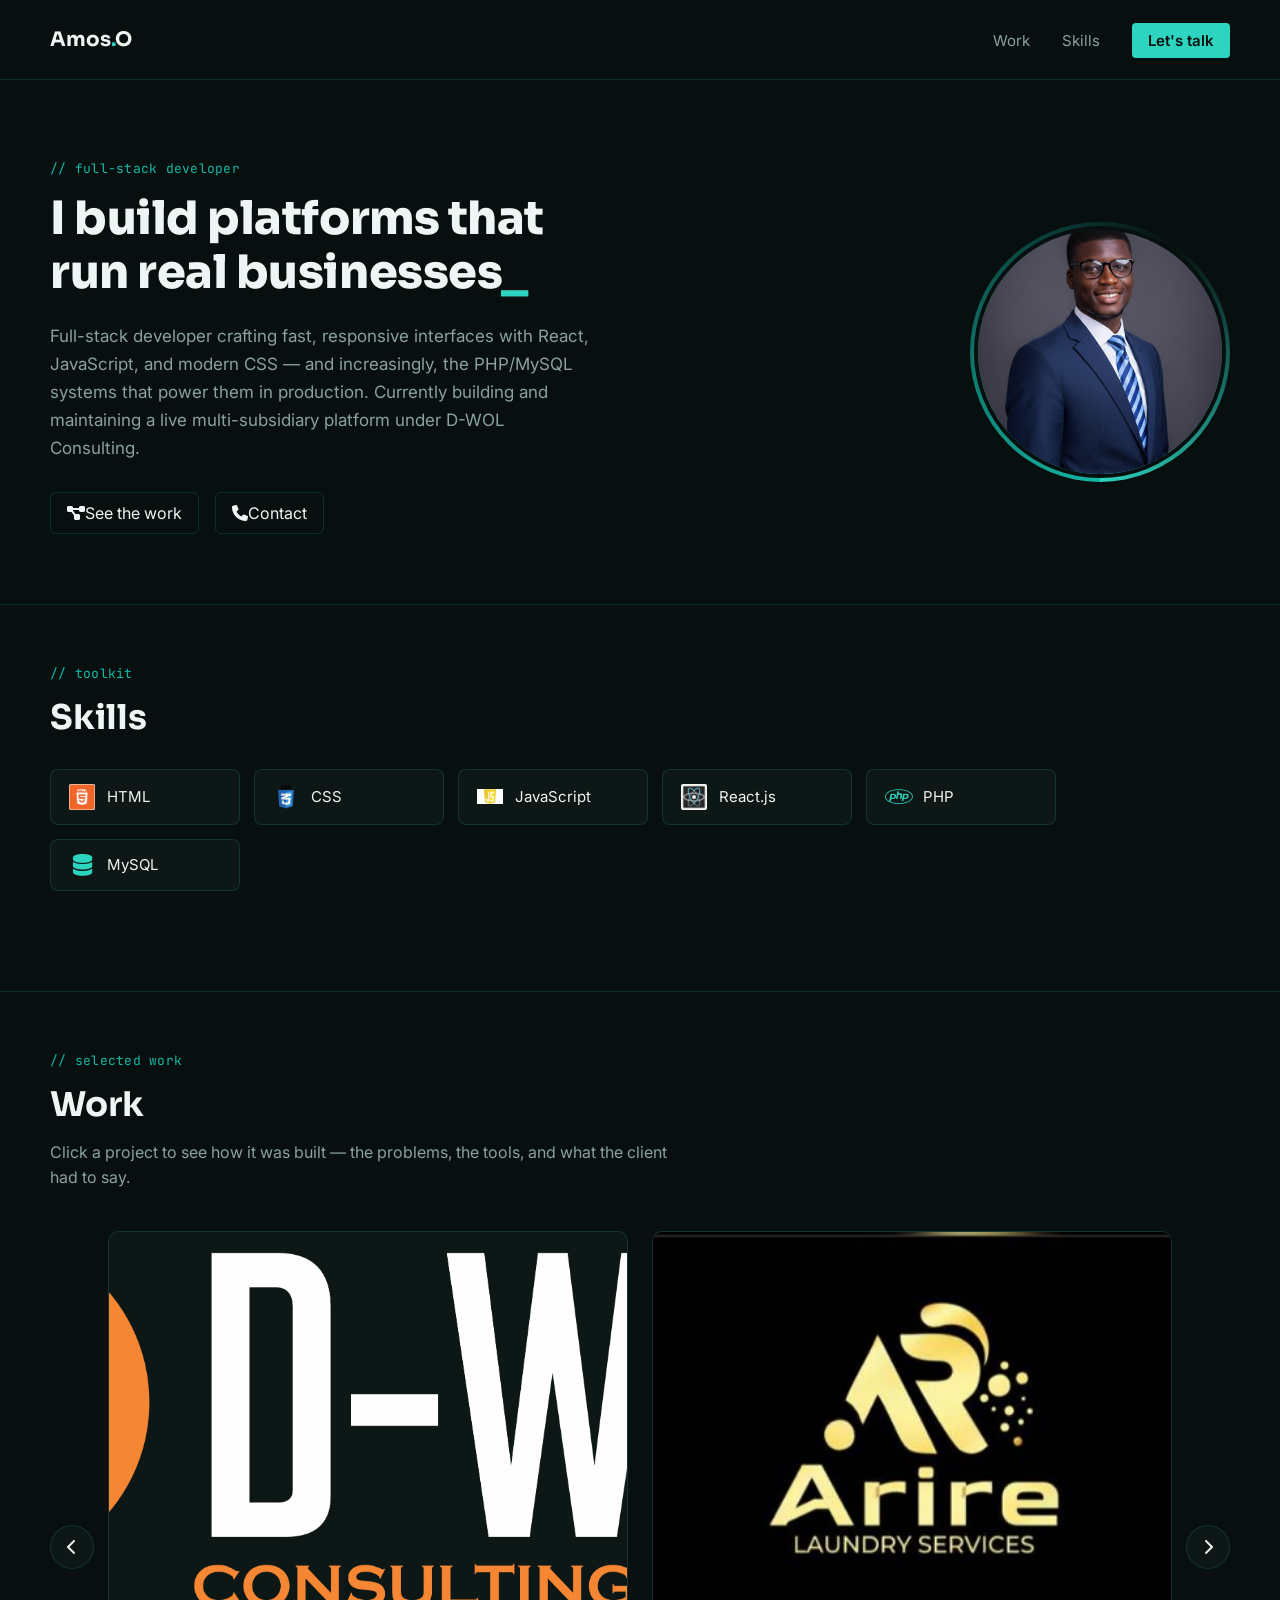
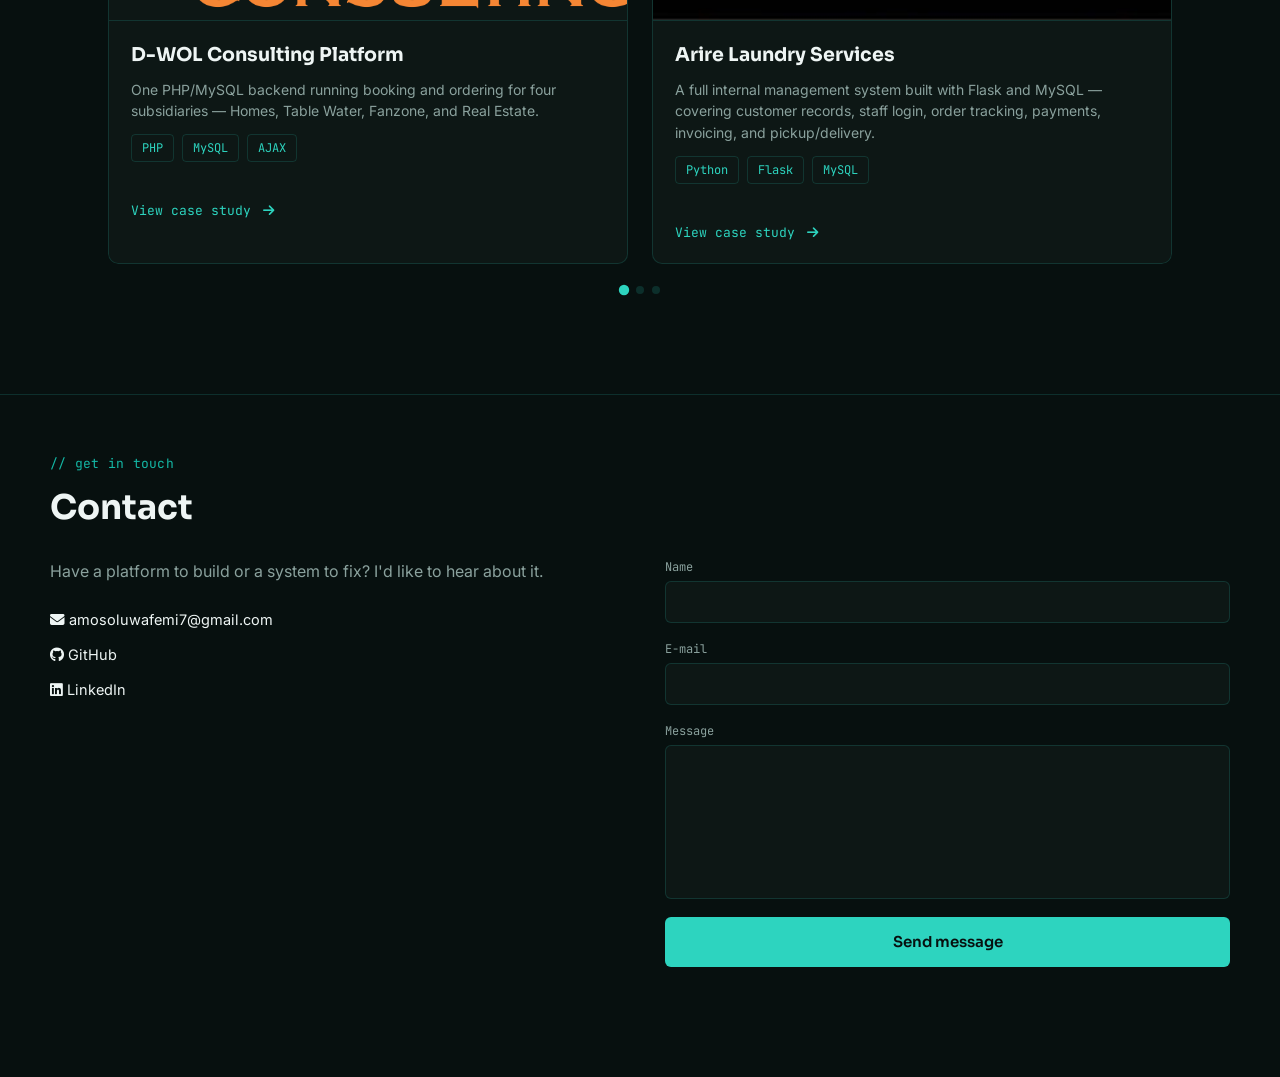
<file: index.html>
<!DOCTYPE html>
<html lang="en">
<head>
<meta charset="UTF-8">
<meta name="viewport" content="width=device-width, initial-scale=1.0">

<link rel="preconnect" href="https://fonts.googleapis.com">
<link rel="preconnect" href="https://fonts.gstatic.com" crossorigin>
<link href="https://fonts.googleapis.com/css2?family=Sora:wght@400;600;700;800&family=Inter:wght@400;500;600&family=JetBrains+Mono:wght@400;500&display=swap" rel="stylesheet">

<link rel="stylesheet" href="https://cdnjs.cloudflare.com/ajax/libs/font-awesome/6.4.0/css/all.min.css" integrity="sha512-iecdLmaskl7CVkqkXNQ/ZH/XLlvWZOJyj7Yy7tcenmpD1ypASozpmT/E0iPtmFIB46ZmdtAc9eNBvH0H/ZpiBw==" crossorigin="anonymous" referrerpolicy="no-referrer" />

<link rel="stylesheet" href="style.css">

<title>Amos Oluwafemi — Developer</title>
</head>
<body>

<nav>
  <div class="left"><a href="index.html">Amos<span class="dot">.</span>O</a></div>
  <div class="right">
    <a href="#work">Work</a>
    <a href="#skills">Skills</a>
    <a href="#contact" class="cta-link">Let's talk</a>
  </div>
</nav>

<main>

  <!-- HERO -->
  <section class="hero-section">
    <div class="hero-grid">
      <div class="text">
        <p class="eyebrow">// full-stack developer</p>
        <h1>I build platforms that<br>run real businesses<span class="cursor">_</span></h1>
        <p class="lead">Full-stack developer crafting fast, responsive interfaces with React, JavaScript, and modern CSS — and increasingly, the PHP/MySQL systems that power them in production. Currently building and maintaining a live multi-subsidiary platform under D-WOL Consulting.</p>
        <div class="links">
          <a href="#work"><i class="fa-solid fa-diagram-project"></i><span>See the work</span></a>
          <a href="#contact"><i class="fa-solid fa-phone"></i><span>Contact</span></a>
        </div>
      </div>
      <div class="headshot">
        <div class="headshot-frame">
          <img src="images/Pro_pics.jpg" alt="Amos Oluwafemi headshot">
        </div>
      </div>
    </div>
  </section>

  <!-- SKILLS -->
  <section id="skills" class="skills-section">
    <p class="eyebrow">// toolkit</p>
    <h2>Skills</h2>
    <div class="cells">
      <div class="cell"><img src="images/HTML logo.jpeg" alt="html logo"><span>HTML</span></div>
      <div class="cell"><img src="images/CSS logo.png" alt="css logo"><span>CSS</span></div>
      <div class="cell"><img src="images/JS logo.webp" alt="Js logo"><span>JavaScript</span></div>
      <div class="cell"><img src="images/REACT.JS logo.webp" alt="React.js logo"><span>React.js</span></div>
      <div class="cell"><i class="fa-brands fa-php cell-icon"></i><span>PHP</span></div>
      <div class="cell"><i class="fa-solid fa-database cell-icon"></i><span>MySQL</span></div>
    </div>
  </section>

  <!-- WORK: project carousel -->
  <section id="work" class="work-section">
    <p class="eyebrow">// selected work</p>
    <h2>Work</h2>
    <p class="section-lead">Click a project to see how it was built — the problems, the tools, and what the client had to say.</p>

    <div class="carousel-wrapper">
      <button class="carousel-btn prev" aria-label="Previous project">
        <i class="fa-solid fa-chevron-left"></i>
      </button>

      <div class="carousel-viewport">
        <div class="project-grid">

          <!-- CARD 1: D-WOL Platform -->
          <a class="project-card" href="project-dwol-platform.html">
            <div class="project-thumb">
              <div class="placeholder">
                <img src="images/D-WOL logo.png" alt="D-WOL Consulting platform screenshot" onerror="this.style.display='none'">
                <i class="fa-solid fa-image"></i><span>Add D-WOL platform screenshot</span>
              </div>
            </div>
            <div class="project-card-body">
              <h3>D-WOL Consulting Platform</h3>
              <p>One PHP/MySQL backend running booking and ordering for four subsidiaries — Homes, Table Water, Fanzone, and Real Estate.</p>
              <div class="tags">
                <span class="tag">PHP</span>
                <span class="tag">MySQL</span>
                <span class="tag">AJAX</span>
              </div>
              <span class="view-link">View case study <i class="fa-solid fa-arrow-right"></i></span>
            </div>
          </a>

          <!-- CARD 2: Arire Laundry -->
          <a class="project-card" href="project-arire-laundry.html">
            <div class="project-thumb">
              <div class="placeholder">
                <img src="images/arire-thumb.jpg" alt="Arire Laundry management system screenshot" onerror="this.style.display='none'">
                <i class="fa-solid fa-image"></i><span>Add Arire Laundry screenshot</span>
              </div>
            </div>
            <div class="project-card-body">
              <h3>Arire Laundry Services</h3>
              <p>A full internal management system built with Flask and MySQL — covering customer records, staff login, order tracking, payments, invoicing, and pickup/delivery.</p>
              <div class="tags">
                <span class="tag">Python</span>
                <span class="tag">Flask</span>
                <span class="tag">MySQL</span>
              </div>
              <span class="view-link">View case study <i class="fa-solid fa-arrow-right"></i></span>
            </div>
          </a>

          <!-- CARD 3: Coming soon -->
          <div class="project-card project-card-empty">
            <div class="project-thumb">
              <div class="placeholder">
                <i class="fa-solid fa-plus"></i>
                <span>Next project coming soon</span>
              </div>
            </div>
            <div class="project-card-body">
              <h3>More on the way</h3>
              <p>New case studies get added here as projects ship.</p>
            </div>
          </div>

        </div>
      </div>

      <button class="carousel-btn next" aria-label="Next project">
        <i class="fa-solid fa-chevron-right"></i>
      </button>
    </div>

    <!-- dot indicators -->
    <div class="carousel-dots" aria-label="Project navigation">
      <button class="dot active" aria-label="Project 1"></button>
      <button class="dot" aria-label="Project 2"></button>
      <button class="dot" aria-label="Project 3"></button>
    </div>
  </section>

  <!-- CONTACT -->
  <section id="contact" class="contact-section">
    <p class="eyebrow">// get in touch</p>
    <h2>Contact</h2>
    <div class="group">
      <div class="text">
        <p>Have a platform to build or a system to fix? I'd like to hear about it.</p>
        <div class="contact-direct">
          <a href="mailto:amosoluwafemi7@gmail.com"><i class="fa-solid fa-envelope"></i> amosoluwafemi7@gmail.com</a>
          <a href="https://github.com/amosoluwafemi/" target="_blank" rel="noopener noreferrer"><i class="fa-brands fa-github"></i> GitHub</a>
          <a href="https://www.linkedin.com/in/amos-oluwafemi-a669a6280/" target="_blank" rel="noopener noreferrer"><i class="fa-brands fa-linkedin"></i> LinkedIn</a>
        </div>
      </div>

      <form id="contactForm" action="https://formspree.io/f/mzzjnwyv" method="POST">
        <label for="name">Name</label>
        <input type="text" id="name" name="name" required>

        <label for="email">E-mail</label>
        <input type="email" id="email" name="email" required>

        <label for="message">Message</label>
        <textarea id="message" name="message" cols="30" rows="8" required></textarea>

        <button type="submit">Send message</button>
      </form>
    </div>
  </section>
</main>

<script src="script.js"></script>
</body>
</html>
</file>
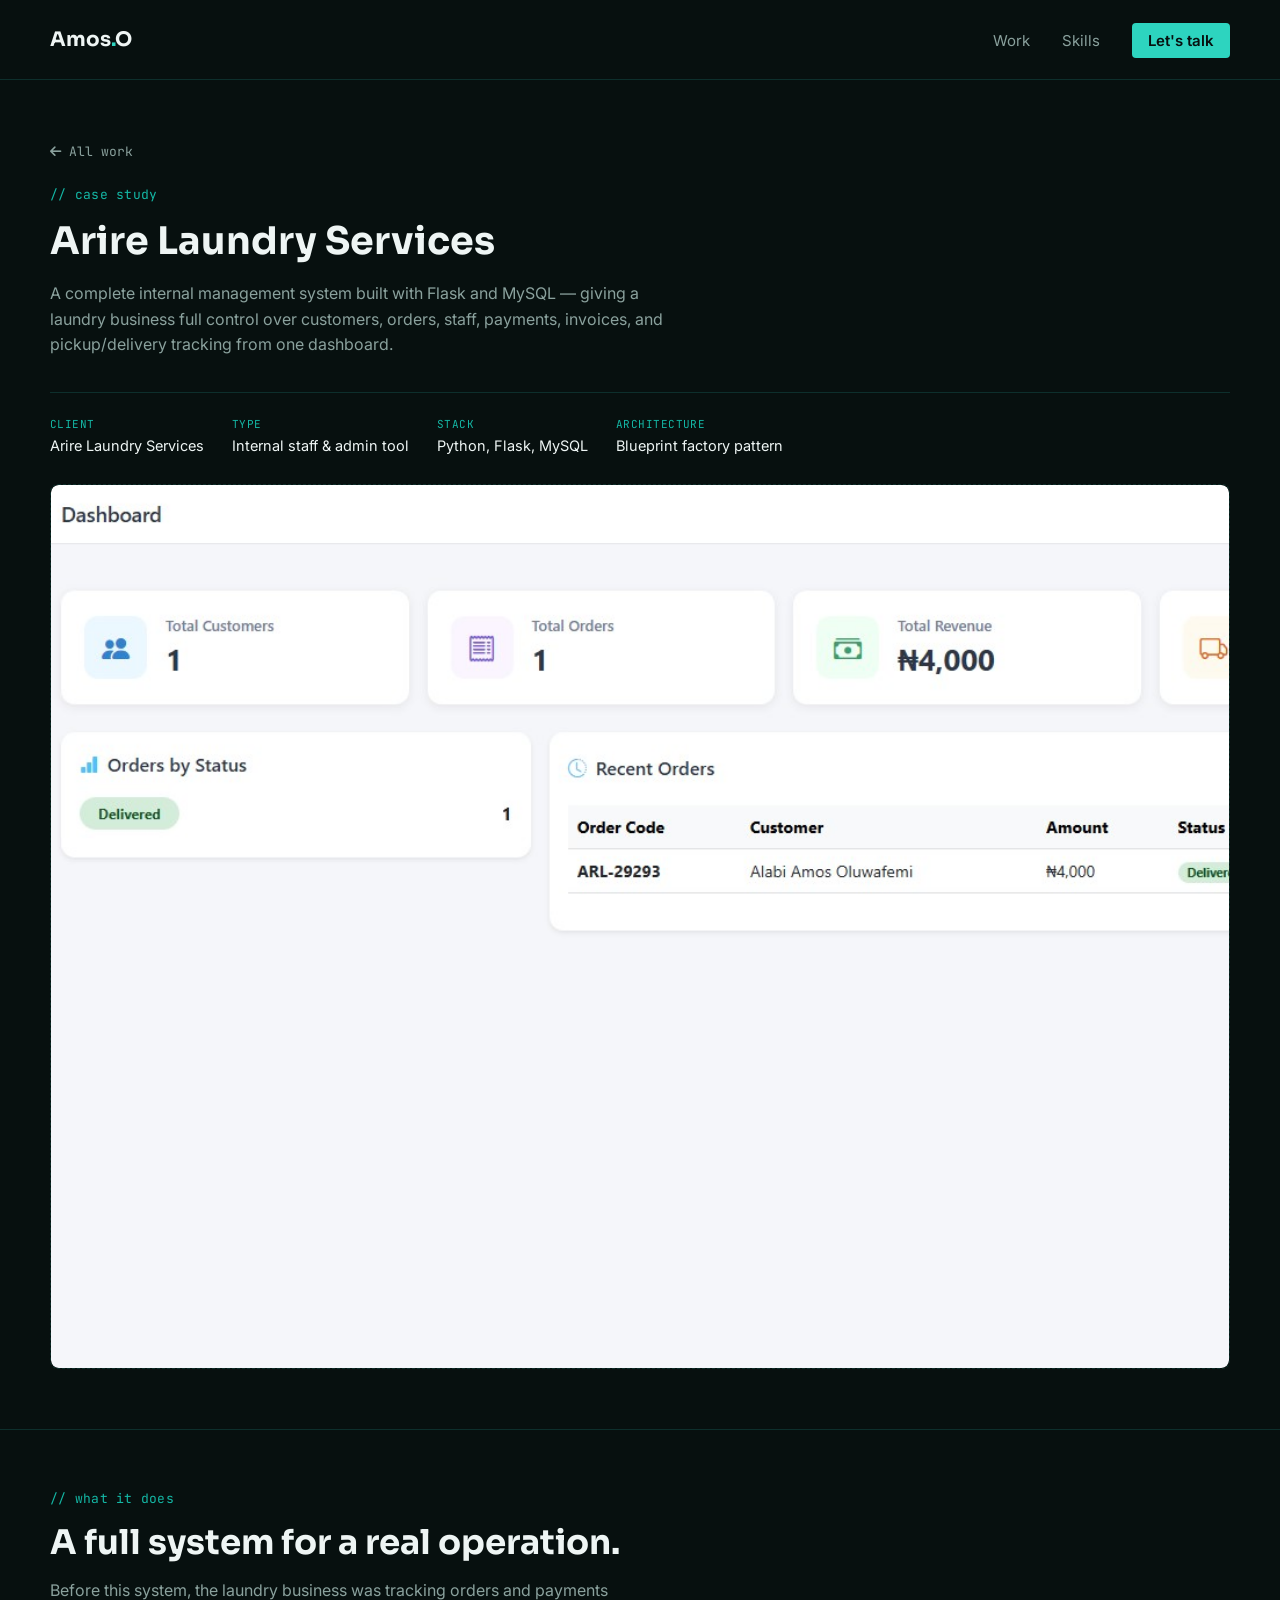
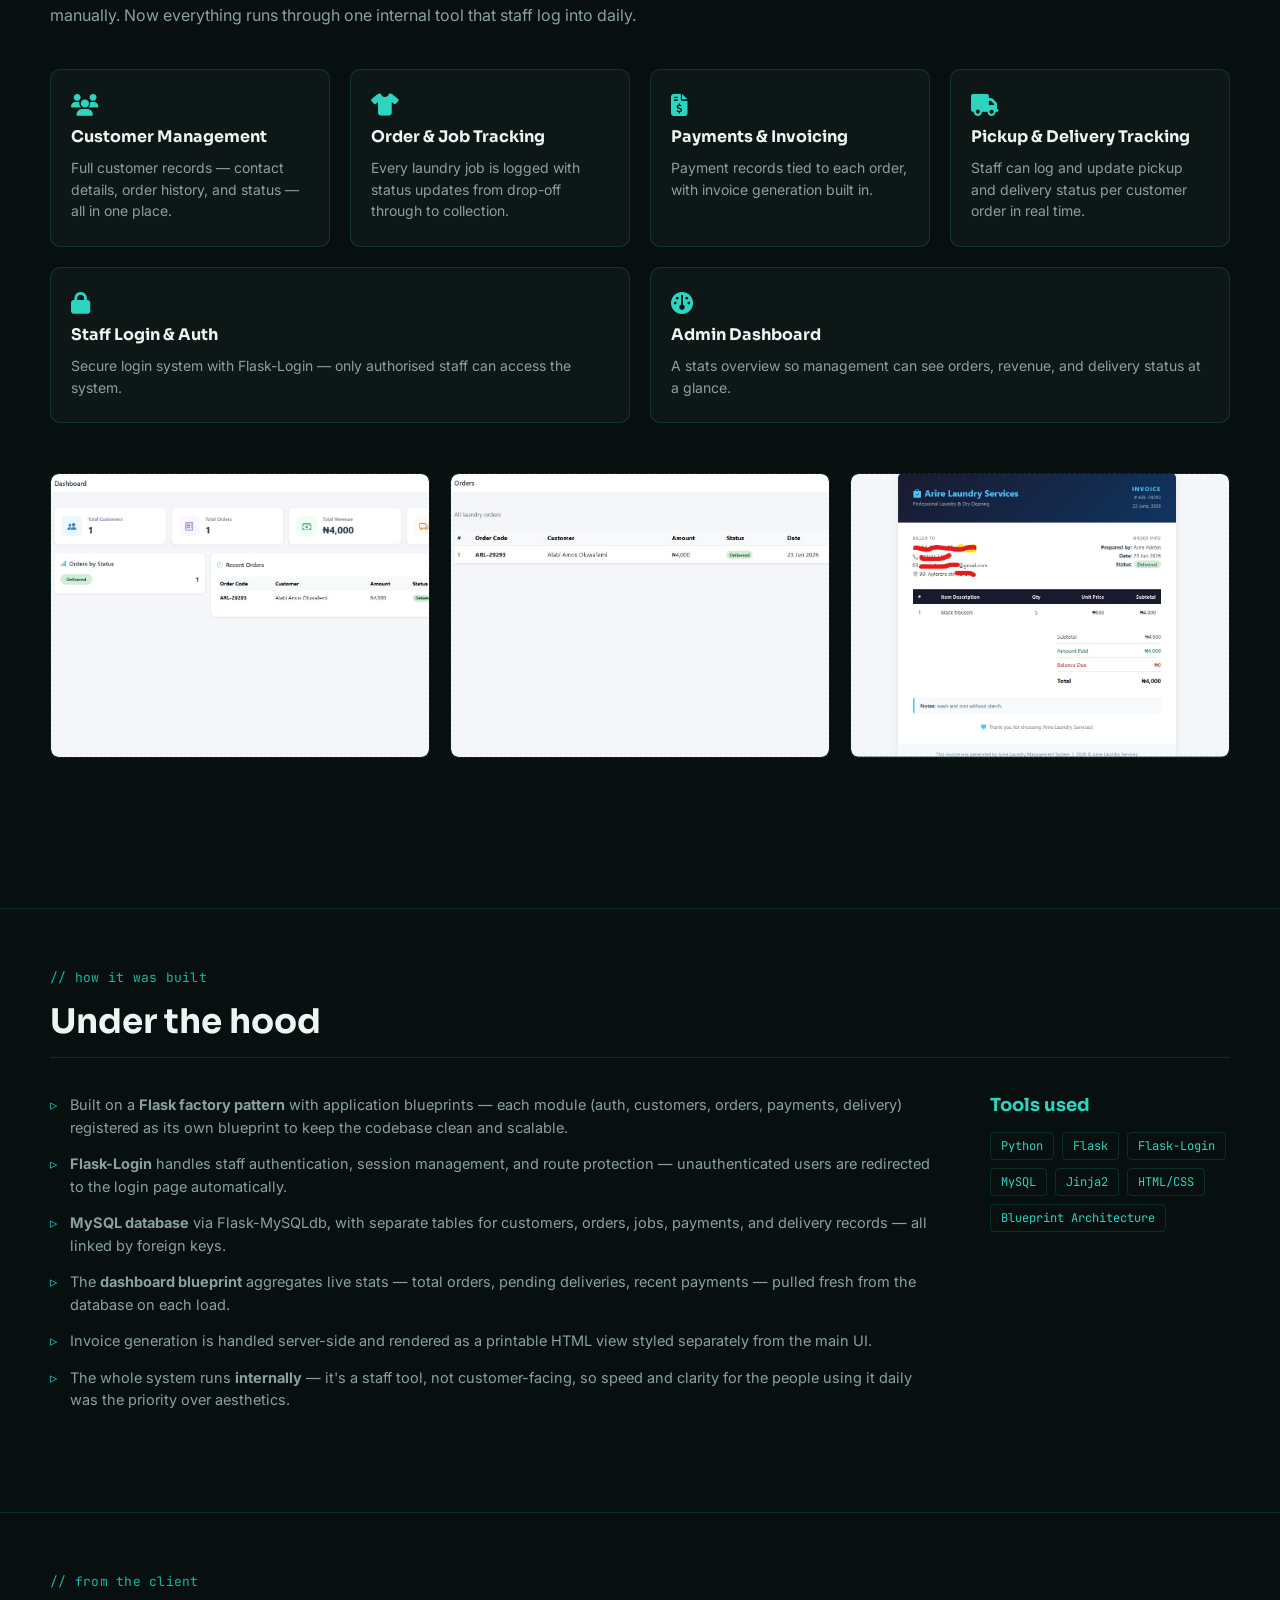
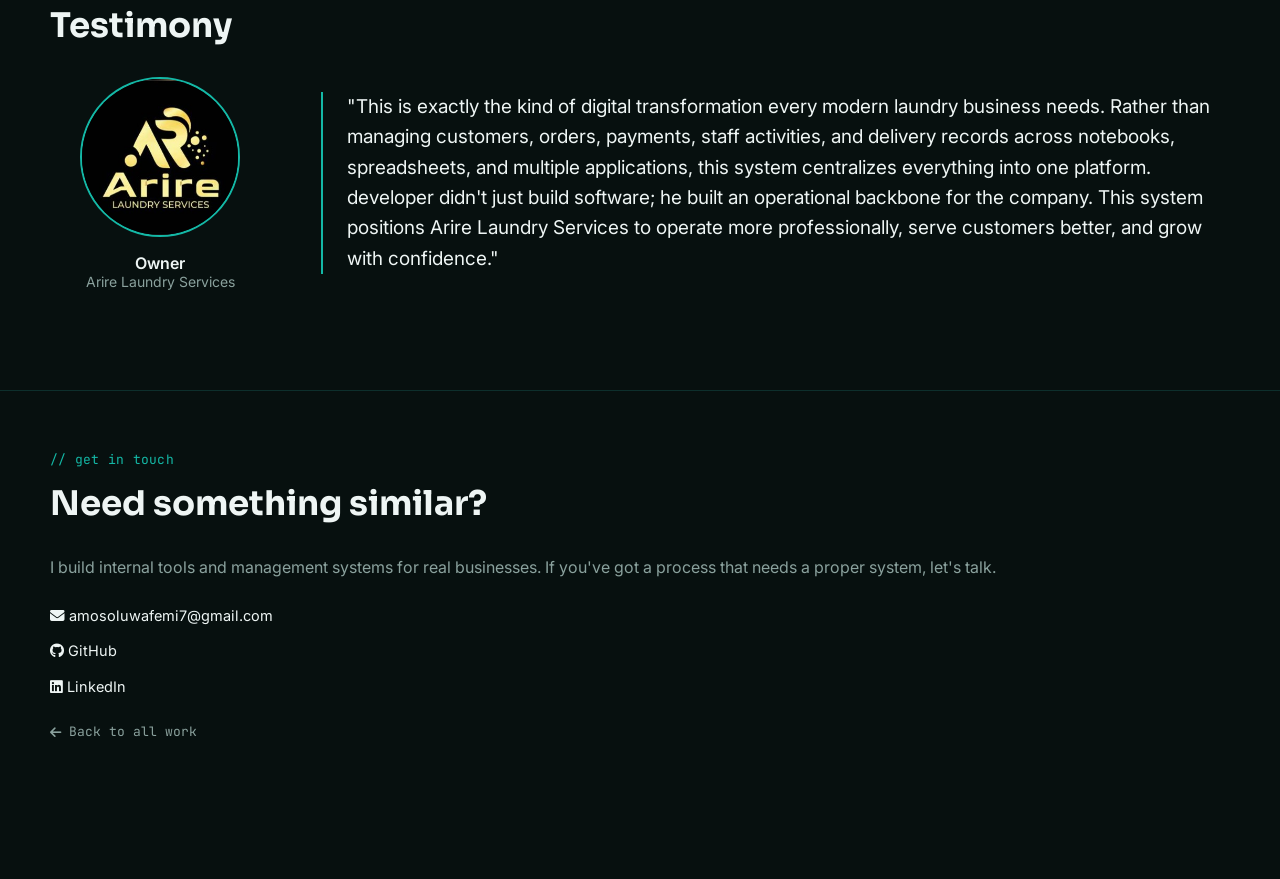
<file: project-arire-laundry.html>
<!DOCTYPE html>
<html lang="en">
<head>
<meta charset="UTF-8">
<meta name="viewport" content="width=device-width, initial-scale=1.0">

<link rel="preconnect" href="https://fonts.googleapis.com">
<link rel="preconnect" href="https://fonts.gstatic.com" crossorigin>
<link href="https://fonts.googleapis.com/css2?family=Sora:wght@400;600;700;800&family=Inter:wght@400;500;600&family=JetBrains+Mono:wght@400;500&display=swap" rel="stylesheet">

<link rel="stylesheet" href="https://cdnjs.cloudflare.com/ajax/libs/font-awesome/6.4.0/css/all.min.css" integrity="sha512-iecdLmaskl7CVkqkXNQ/ZH/XLlvWZOJyj7Yy7tcenmpD1ypASozpmT/E0iPtmFIB46ZmdtAc9eNBvH0H/ZpiBw==" crossorigin="anonymous" referrerpolicy="no-referrer" />

<link rel="stylesheet" href="style.css">

<title>Arire Laundry Services — Case Study | Amos Oluwafemi</title>
</head>
<body>

<nav>
  <div class="left"><a href="index.html">Amos<span class="dot">.</span>O</a></div>
  <div class="right">
    <a href="index.html#work">Work</a>
    <a href="index.html#skills">Skills</a>
    <a href="index.html#contact" class="cta-link">Let's talk</a>
  </div>
</nav>

<main>

  <!-- PROJECT HEADER -->
  <section class="project-header">
    <a class="back-link" href="index.html#work"><i class="fa-solid fa-arrow-left"></i> All work</a>
    <p class="eyebrow">// case study</p>
    <h1>Arire Laundry Services</h1>
    <p class="lead">A complete internal management system built with Flask and MySQL — giving a laundry business full control over customers, orders, staff, payments, invoices, and pickup/delivery tracking from one dashboard.</p>
    <div class="project-meta">
      <div class="meta-item">
        <span class="meta-label">Client</span>
        <span class="meta-value">Arire Laundry Services</span>
      </div>
      <div class="meta-item">
        <span class="meta-label">Type</span>
        <span class="meta-value">Internal staff &amp; admin tool</span>
      </div>
      <div class="meta-item">
        <span class="meta-label">Stack</span>
        <span class="meta-value">Python, Flask, MySQL</span>
      </div>
      <div class="meta-item">
        <span class="meta-label">Architecture</span>
        <span class="meta-value">Blueprint factory pattern</span>
      </div>
    </div>
  </section>

  <!-- HERO SCREENSHOT -->
  <section class="project-shot-section">
    <div class="placeholder large-placeholder">
      <img src="images/arire-dashboard.jpg" alt="Arire Laundry management system main Picture" onerror="this.style.display='none'">
      <i class="fa-solid fa-image"></i><span>Main dashboard screenshot</span>
    </div>
  </section>

  <!-- WHAT IT DOES -->
  <section class="work-section">
    <p class="eyebrow">// what it does</p>
    <h2>A full system for a real operation.</h2>
    <p class="section-lead">Before this system, the laundry business was tracking orders and payments manually. Now everything runs through one internal tool that staff log into daily.</p>

    <div class="feature-grid">
      <div class="feature-card">
        <i class="fa-solid fa-users feature-icon"></i>
        <h3>Customer Management</h3>
        <p>Full customer records — contact details, order history, and status — all in one place.</p>
      </div>
      <div class="feature-card">
        <i class="fa-solid fa-shirt feature-icon"></i>
        <h3>Order &amp; Job Tracking</h3>
        <p>Every laundry job is logged with status updates from drop-off through to collection.</p>
      </div>
      <div class="feature-card">
        <i class="fa-solid fa-file-invoice-dollar feature-icon"></i>
        <h3>Payments &amp; Invoicing</h3>
        <p>Payment records tied to each order, with invoice generation built in.</p>
      </div>
      <div class="feature-card">
        <i class="fa-solid fa-truck feature-icon"></i>
        <h3>Pickup &amp; Delivery Tracking</h3>
        <p>Staff can log and update pickup and delivery status per customer order in real time.</p>
      </div>
      <div class="feature-card">
        <i class="fa-solid fa-lock feature-icon"></i>
        <h3>Staff Login &amp; Auth</h3>
        <p>Secure login system with Flask-Login — only authorised staff can access the system.</p>
      </div>
      <div class="feature-card">
        <i class="fa-solid fa-gauge feature-icon"></i>
        <h3>Admin Dashboard</h3>
        <p>A stats overview so management can see orders, revenue, and delivery status at a glance.</p>
      </div>
    </div>

    <!-- gallery -->
    <div class="project-gallery" style="margin-top: 50px;">
      <figure class="shot-slot">
        <div class="placeholder">
          <img src="images/arire-dashboard.jpg" alt="Arire dashboard screenshot" onerror="this.style.display='none'">
          <i class="fa-solid fa-image"></i><span>Dashboard — add screenshot</span>
        </div>
      </figure>
      <figure class="shot-slot">
        <div class="placeholder">
          <img src="images/arire-orders.jpg" alt="Arire orders page screenshot" onerror="this.style.display='none'">
          <i class="fa-solid fa-image"></i><span>Order tracking — add screenshot</span>
        </div>
      </figure>
      <figure class="shot-slot">
        <div class="placeholder">
          <img src="images/arire-invoice.jpg" alt="Arire invoice screenshot" onerror="this.style.display='none'">
          <i class="fa-solid fa-image"></i><span>Invoice/payment — add screenshot</span>
        </div>
      </figure>
    </div>
  </section>

  <!-- HOW IT WAS BUILT -->
  <section class="work-section">
    <p class="eyebrow">// how it was built</p>
    <h2>Under the hood</h2>

    <div class="case-study">
      <div class="case-col">
        <ul class="case-list">
          <li>Built on a <strong>Flask factory pattern</strong> with application blueprints — each module (auth, customers, orders, payments, delivery) registered as its own blueprint to keep the codebase clean and scalable.</li>
          <li><strong>Flask-Login</strong> handles staff authentication, session management, and route protection — unauthenticated users are redirected to the login page automatically.</li>
          <li><strong>MySQL database</strong> via Flask-MySQLdb, with separate tables for customers, orders, jobs, payments, and delivery records — all linked by foreign keys.</li>
          <li>The <strong>dashboard blueprint</strong> aggregates live stats — total orders, pending deliveries, recent payments — pulled fresh from the database on each load.</li>
          <li>Invoice generation is handled server-side and rendered as a printable HTML view styled separately from the main UI.</li>
          <li>The whole system runs <strong>internally</strong> — it's a staff tool, not customer-facing, so speed and clarity for the people using it daily was the priority over aesthetics.</li>
        </ul>
      </div>
      <div class="case-col stack-col">
        <h3>Tools used</h3>
        <div class="tags">
          <span class="tag">Python</span>
          <span class="tag">Flask</span>
          <span class="tag">Flask-Login</span>
          <span class="tag">MySQL</span>
          <span class="tag">Jinja2</span>
          <span class="tag">HTML/CSS</span>
          <span class="tag">Blueprint Architecture</span>
        </div>
      </div>
    </div>
  </section>

  <!-- TESTIMONY -->
  <section class="testimony-section">
    <p class="eyebrow">// from the client</p>
    <h2>Testimony</h2>
    <div class="group">
      <div class="person-details">
        <img src="images/arire-thumb.jpg" alt="Arire Laundry Services client" class="person-photo" onerror="this.style.display='none'; this.nextElementSibling.style.display='flex'">
        <div class="avatar-fallback"><i class="fa-solid fa-user"></i></div>
        <p>Owner</p>
        <p class="role">Arire Laundry Services</p>
      </div>
      <blockquote class="text">"This is exactly the kind of digital transformation every modern laundry business needs. Rather than managing customers, orders, payments, staff activities, and delivery records across notebooks, spreadsheets, and multiple applications, this system centralizes everything into one platform.<br><p><i></i> developer didn't just build software; he built an operational backbone for the company. This system positions Arire Laundry Services to operate more professionally, serve customers better, and grow with confidence."</i></p></blockquote>
    </div>
  </section>

  <!-- CONTACT -->
  <section class="contact-section">
    <p class="eyebrow">// get in touch</p>
    <h2>Need something similar?</h2>
    <div class="group">
      <div class="text">
        <p>I build internal tools and management systems for real businesses. If you've got a process that needs a proper system, let's talk.</p>
        <div class="contact-direct">
          <a href="mailto:amosoluwafemi7@gmail.com"><i class="fa-solid fa-envelope"></i> amosoluwafemi7@gmail.com</a>
          <a href="http://github.com" target="_blank" rel="noopener noreferrer"><i class="fa-brands fa-github"></i> GitHub</a>
          <a href="http://linkedin.com" target="_blank" rel="noopener noreferrer"><i class="fa-brands fa-linkedin"></i> LinkedIn</a>
        </div>
        <a class="back-link inline-back" href="index.html#work"><i class="fa-solid fa-arrow-left"></i> Back to all work</a>
      </div>
    </div>
  </section>

</main>

<script src="script.js"></script>
</body>
</html>
</file>
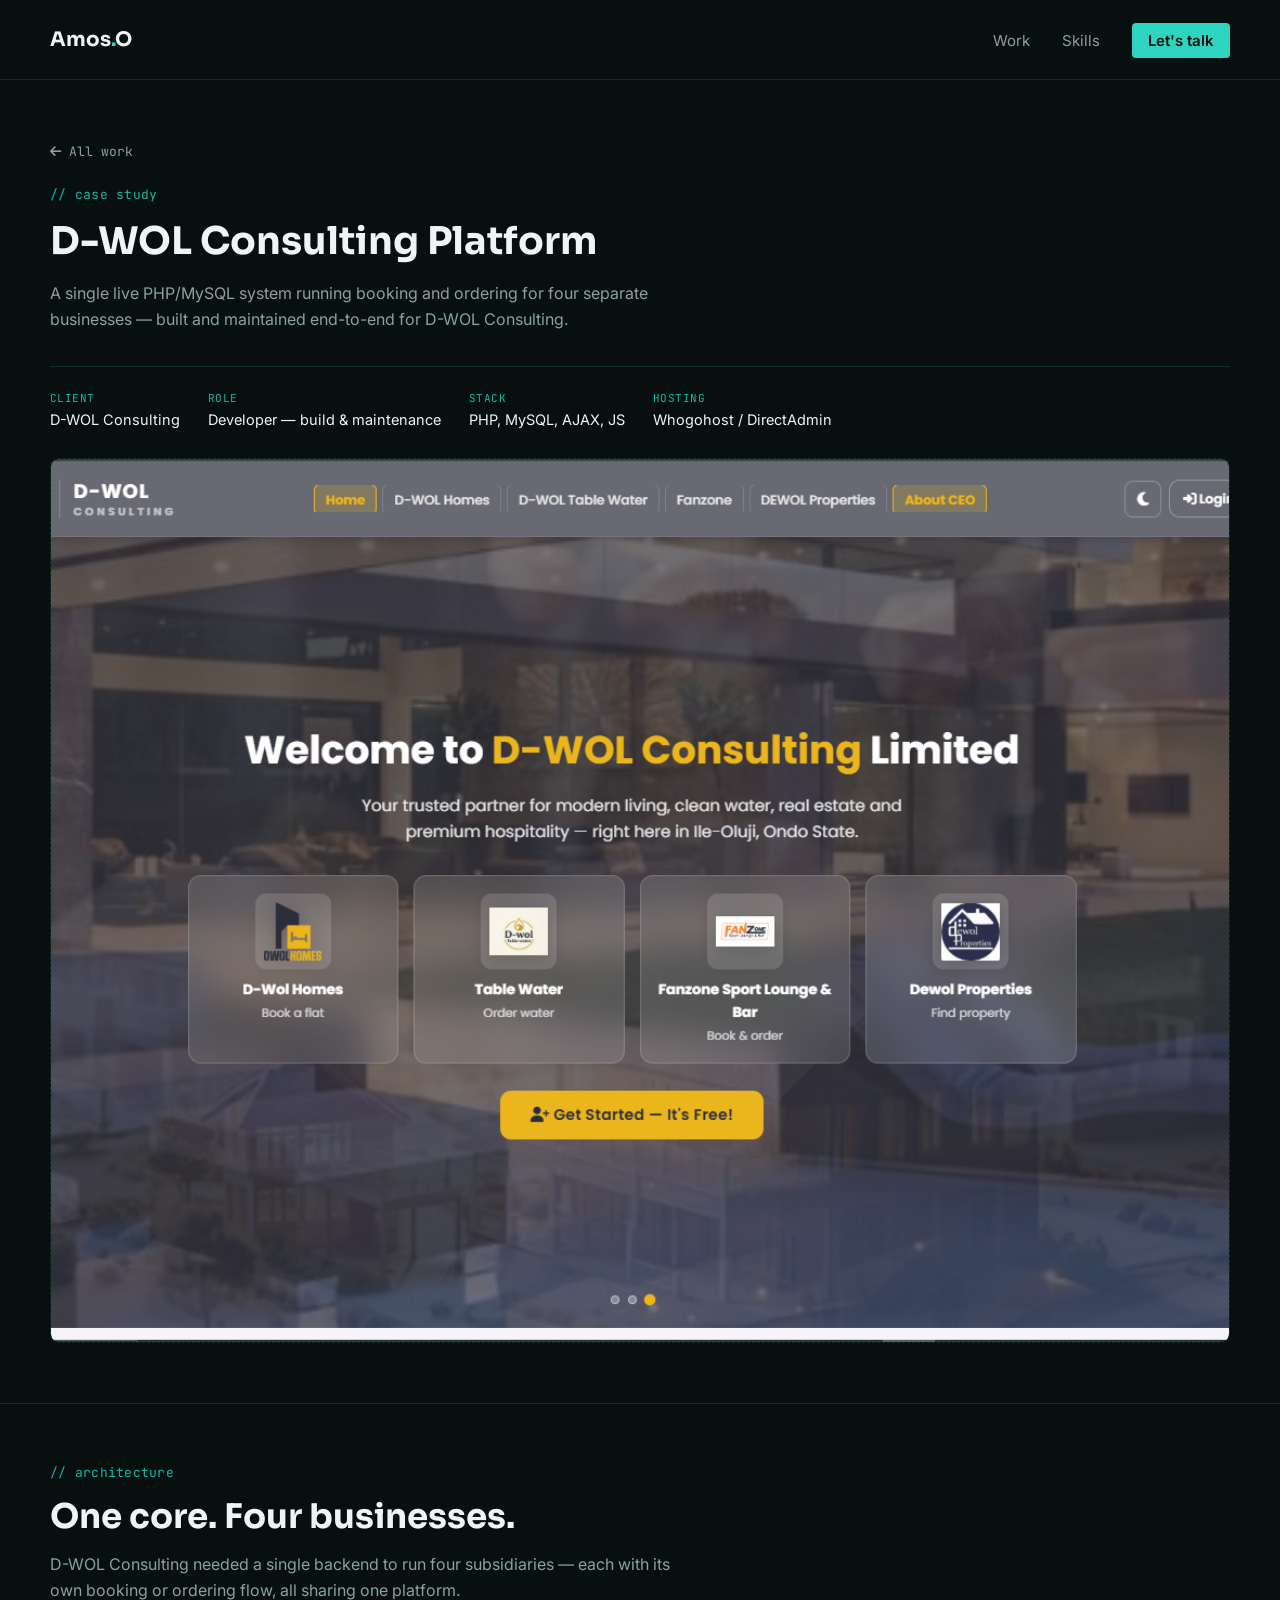
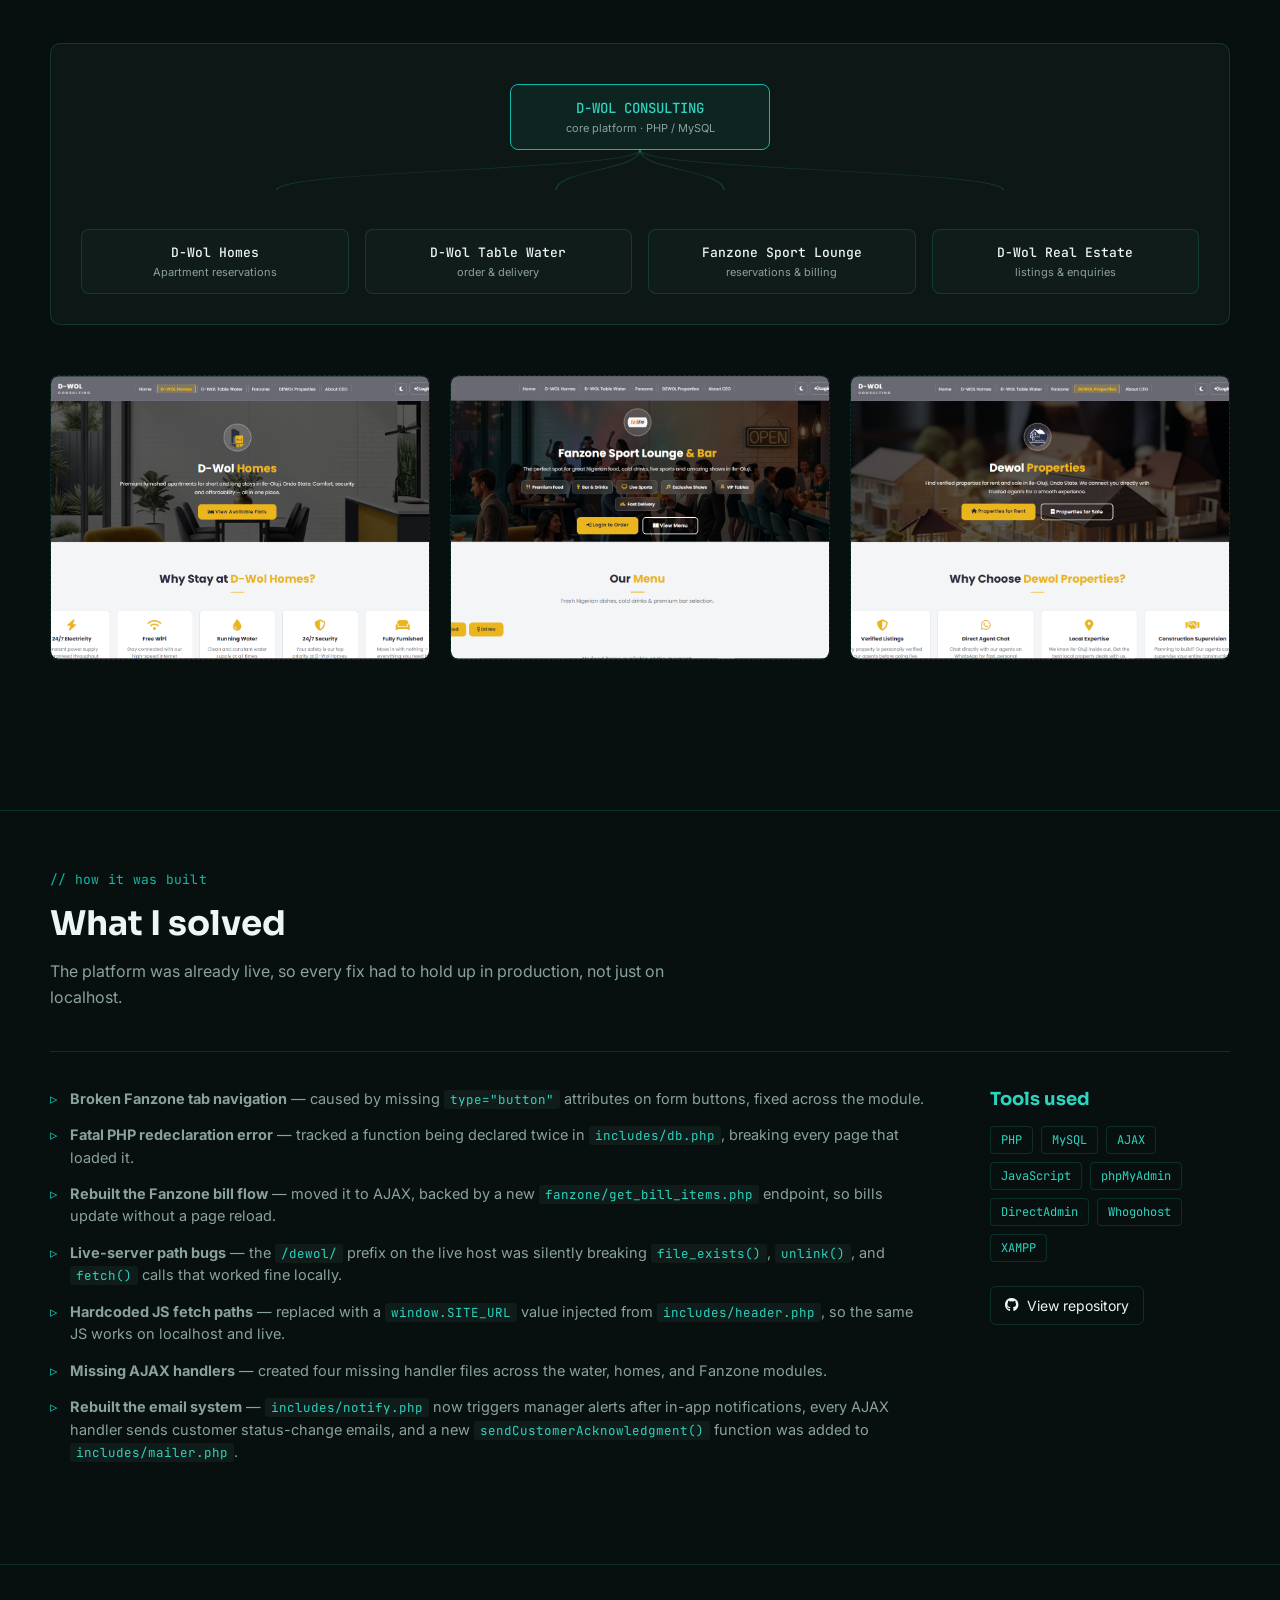
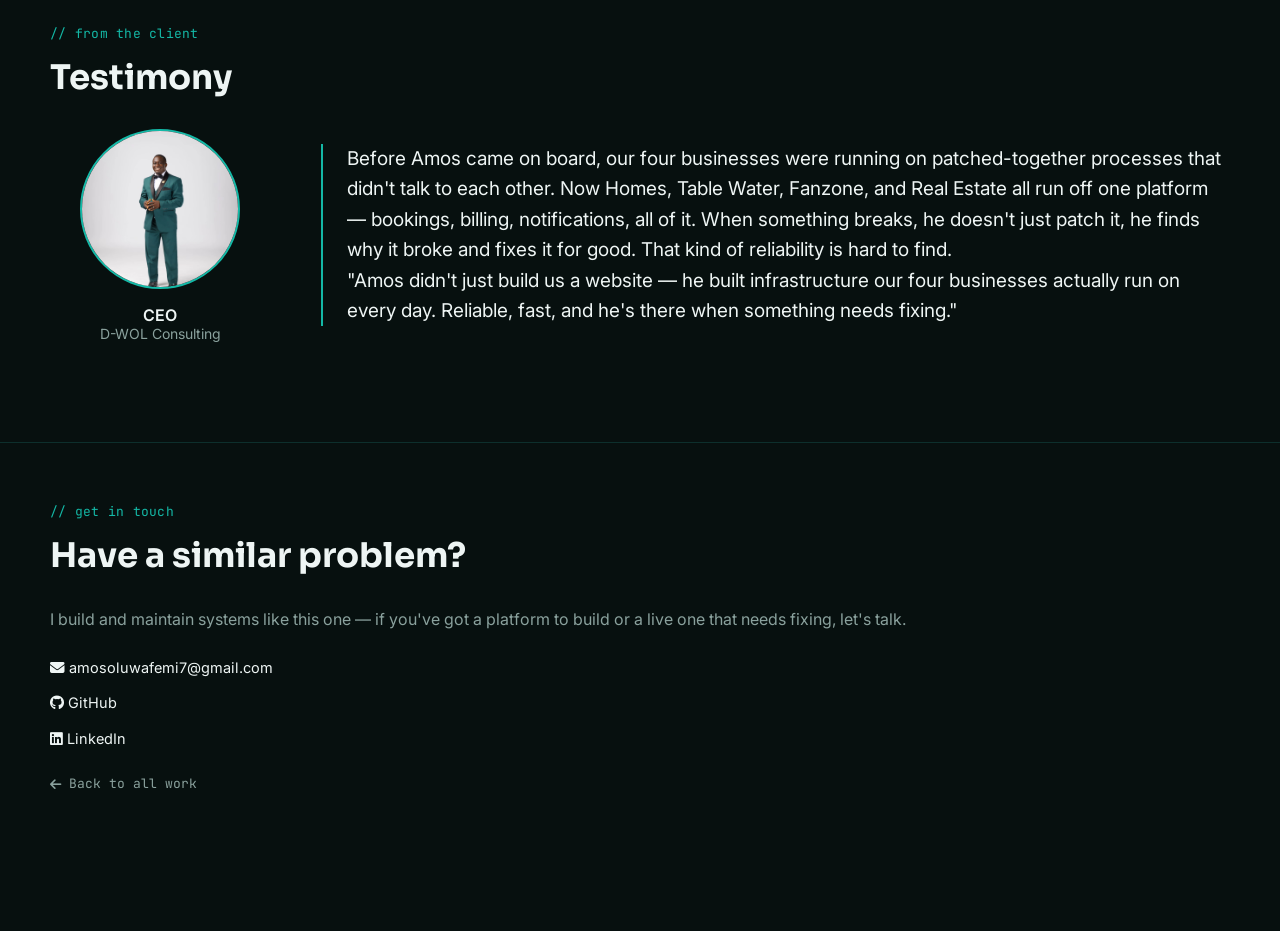
<file: project-dwol-platform.html>
<!DOCTYPE html>
<html lang="en">
<head>
<meta charset="UTF-8">
<meta name="viewport" content="width=device-width, initial-scale=1.0">

<link rel="preconnect" href="https://fonts.googleapis.com">
<link rel="preconnect" href="https://fonts.gstatic.com" crossorigin>
<link href="https://fonts.googleapis.com/css2?family=Sora:wght@400;600;700;800&family=Inter:wght@400;500;600&family=JetBrains+Mono:wght@400;500&display=swap" rel="stylesheet">

<link rel="stylesheet" href="https://cdnjs.cloudflare.com/ajax/libs/font-awesome/6.4.0/css/all.min.css" integrity="sha512-iecdLmaskl7CVkqkXNQ/ZH/XLlvWZOJyj7Yy7tcenmpD1ypASozpmT/E0iPtmFIB46ZmdtAc9eNBvH0H/ZpiBw==" crossorigin="anonymous" referrerpolicy="no-referrer" />

<link rel="stylesheet" href="style.css">

<title>D-WOL Consulting Platform — Case Study | Amos Oluwafemi</title>
</head>
<body>

<nav>
  <div class="left"><a href="index.html">Amos<span class="dot">.</span>O</a></div>
  <div class="right">
    <a href="index.html#work">Work</a>
    <a href="index.html#skills">Skills</a>
    <a href="index.html#contact" class="cta-link">Let's talk</a>
  </div>
</nav>

<main>

  <!-- PROJECT HEADER -->
  <section class="project-header">
    <a class="back-link" href="index.html#work"><i class="fa-solid fa-arrow-left"></i> All work</a>
    <p class="eyebrow">// case study</p>
    <h1>D-WOL Consulting Platform</h1>
    <p class="lead">A single live PHP/MySQL system running booking and ordering for four separate businesses — built and maintained end-to-end for D-WOL Consulting.</p>
    <div class="project-meta">
      <div class="meta-item">
        <span class="meta-label">Client</span>
        <span class="meta-value">D-WOL Consulting</span>
      </div>
      <div class="meta-item">
        <span class="meta-label">Role</span>
        <span class="meta-value">Developer — build &amp; maintenance</span>
      </div>
      <div class="meta-item">
        <span class="meta-label">Stack</span>
        <span class="meta-value">PHP, MySQL, AJAX, JS</span>
      </div>
      <div class="meta-item">
        <span class="meta-label">Hosting</span>
        <span class="meta-value">Whogohost / DirectAdmin</span>
      </div>
    </div>
  </section>

  <!-- HERO SCREENSHOT -->
  <section class="project-shot-section">
    <div class="placeholder large-placeholder">
      <img src="images/Dwol homepage.png" alt="D-WOL Consulting platform main screenshot" onerror="this.style.display='none'">
      <i class="fa-solid fa-image"></i><span>Add main platform screenshot</span>
    </div>
  </section>

  <!-- SYSTEM MAP -->
  <section class="work-section">
    <p class="eyebrow">// architecture</p>
    <h2>One core. Four businesses.</h2>
    <p class="section-lead">D-WOL Consulting needed a single backend to run four subsidiaries — each with its own booking or ordering flow, all sharing one platform.</p>

    <div class="system-map" role="img" aria-label="D-WOL Consulting platform architecture: one core system branching into four subsidiary modules">
      <div class="node core">
        <span class="node-label">D-WOL CONSULTING</span>
        <span class="node-sub">core platform · PHP / MySQL</span>
      </div>
      <svg class="map-lines" viewBox="0 0 800 160" preserveAspectRatio="none" aria-hidden="true">
        <path d="M400,0 C400,40 140,40 140,80" />
        <path d="M400,0 C400,40 340,40 340,80" />
        <path d="M400,0 C400,40 460,40 460,80" />
        <path d="M400,0 C400,40 660,40 660,80" />
      </svg>
      <div class="node-row">
        <div class="node leaf">
          <span class="node-label">D-Wol Homes</span>
          <span class="node-sub">Apartment reservations</span>
        </div>
        <div class="node leaf">
          <span class="node-label">D-Wol Table Water</span>
          <span class="node-sub">order &amp; delivery</span>
        </div>
        <div class="node leaf">
          <span class="node-label">Fanzone Sport Lounge</span>
          <span class="node-sub">reservations &amp; billing</span>
        </div>
        <div class="node leaf">
          <span class="node-label">D-Wol Real Estate</span>
          <span class="node-sub">listings &amp; enquiries</span>
        </div>
      </div>
    </div>

    <!-- supporting screenshots -->
    <div class="project-gallery">
      <figure class="shot-slot">
        <div class="placeholder">
          <img src="images/Homes homepage.png" alt="D-Wol Homes booking module screenshot" onerror="this.style.display='none'">
          <i class="fa-solid fa-image"></i><span>Homes module — add screenshot</span>
        </div>
      </figure>
      <figure class="shot-slot">
        <div class="placeholder">
          <img src="images/fanzone homepage.png" alt="Fanzone Homepage" onerror="this.style.display='none'">
          <i class="fa-solid fa-image"></i><span>Fanzone Homepage</span>
        </div>
      </figure>
      <figure class="shot-slot">
        <div class="placeholder">
          <img src="images/properties homepage.png" alt="Properties homepage" onerror="this.style.display='none'">
          <i class="fa-solid fa-image"></i><span>Properties Homepage</span>
        </div>
      </figure>
    </div>
  </section>

  <!-- HOW IT WAS BUILT -->
  <section class="work-section">
    <p class="eyebrow">// how it was built</p>
    <h2>What I solved</h2>
    <p class="section-lead">The platform was already live, so every fix had to hold up in production, not just on localhost.</p>

    <div class="case-study">
      <div class="case-col">
        <ul class="case-list">
          <li><strong>Broken Fanzone tab navigation</strong> — caused by missing <code>type="button"</code> attributes on form buttons, fixed across the module.</li>
          <li><strong>Fatal PHP redeclaration error</strong> — tracked a function being declared twice in <code>includes/db.php</code>, breaking every page that loaded it.</li>
          <li><strong>Rebuilt the Fanzone bill flow</strong> — moved it to AJAX, backed by a new <code>fanzone/get_bill_items.php</code> endpoint, so bills update without a page reload.</li>
          <li><strong>Live-server path bugs</strong> — the <code>/dewol/</code> prefix on the live host was silently breaking <code>file_exists()</code>, <code>unlink()</code>, and <code>fetch()</code> calls that worked fine locally.</li>
          <li><strong>Hardcoded JS fetch paths</strong> — replaced with a <code>window.SITE_URL</code> value injected from <code>includes/header.php</code>, so the same JS works on localhost and live.</li>
          <li><strong>Missing AJAX handlers</strong> — created four missing handler files across the water, homes, and Fanzone modules.</li>
          <li><strong>Rebuilt the email system</strong> — <code>includes/notify.php</code> now triggers manager alerts after in-app notifications, every AJAX handler sends customer status-change emails, and a new <code>sendCustomerAcknowledgment()</code> function was added to <code>includes/mailer.php</code>.</li>
        </ul>
      </div>
      <div class="case-col stack-col">
        <h3>Tools used</h3>
        <div class="tags">
          <span class="tag">PHP</span>
          <span class="tag">MySQL</span>
          <span class="tag">AJAX</span>
          <span class="tag">JavaScript</span>
          <span class="tag">phpMyAdmin</span>
          <span class="tag">DirectAdmin</span>
          <span class="tag">Whogohost</span>
          <span class="tag">XAMPP</span>
        </div>
        <a class="repo-link" href="https://github.com/amosoluwafemi/dewol-consulting-platform" target="_blank" rel="noopener noreferrer">
          <i class="fa-brands fa-github"></i> View repository
        </a>
      </div>
    </div>
  </section>

  <!-- CEO TESTIMONY -->
  <section class="testimony-section">
    <p class="eyebrow">// from the client</p>
    <h2>Testimony</h2>
    <div class="group">
      <div class="person-details">
        <img src="images/ceo.jpg" alt="CEO, D-WOL Consulting" class="person-photo">
        <p>CEO</p>
        <p class="role">D-WOL Consulting</p>
      </div>
      <blockquote class="text">Before Amos came on board, our four businesses were running on patched-together processes that didn't talk to each other. Now Homes, Table Water, Fanzone, and Real Estate all run off one platform — bookings, billing, notifications, all of it. When something breaks, he doesn't just patch it, he finds why it broke and fixes it for good. That kind of reliability is hard to find. <p>"Amos didn't just build us a website — he built infrastructure our four businesses actually run on every day. Reliable, fast, and he's there when something needs fixing."</p></blockquote>
    </div>
  </section>

  <!-- NEXT / CONTACT -->
  <section class="contact-section">
    <p class="eyebrow">// get in touch</p>
    <h2>Have a similar problem?</h2>
    <div class="group">
      <div class="text">
        <p>I build and maintain systems like this one — if you've got a platform to build or a live one that needs fixing, let's talk.</p>
        <div class="contact-direct">
          <a href="mailto:amosoluwafemi7@gmail.com"><i class="fa-solid fa-envelope"></i> amosoluwafemi7@gmail.com</a>
          <a href="https://github.com/amosoluwafemi/" target="_blank" rel="noopener noreferrer"><i class="fa-brands fa-github"></i> GitHub</a>
          <a href="https://www.linkedin.com/in/amos-oluwafemi-a669a6280/" target="_blank" rel="noopener noreferrer"><i class="fa-brands fa-linkedin"></i> LinkedIn</a>
        </div>
        <a class="back-link inline-back" href="index.html#work"><i class="fa-solid fa-arrow-left"></i> Back to all work</a>
      </div>
    </div>
  </section>

</main>

<script src="script.js"></script>
</body>
</html>
</file>
<file: style.css>
:root {
    --bg: #07100f;
    --bg-alt: #0d1715;
    --bg-card: #0f1c1a;
    --teal: #14b8a6;
    --teal-bright: #2dd4bf;
    --text: #eef5f4;
    --muted: #8aa19d;
    --border: rgba(45, 212, 191, 0.16);
    --font-display: 'Sora', sans-serif;
    --font-body: 'Inter', sans-serif;
    --font-mono: 'JetBrains Mono', monospace;
}

* {
    margin: 0;
    padding: 0;
    box-sizing: border-box;
}

html {
    scroll-behavior: smooth;
}

body {
    font-family: var(--font-body);
    background-color: var(--bg);
    color: var(--text);
    max-width: 1400px;
    margin: 0 auto;
    overflow-x: hidden;
}

a {
    color: var(--teal-bright);
    text-decoration: none;
}

h1, h2, h3 {
    font-family: var(--font-display);
}

.eyebrow {
    font-family: var(--font-mono);
    font-size: 13px;
    color: var(--teal);
    letter-spacing: .02em;
    margin-bottom: 14px;
}

.section-lead {
    color: var(--muted);
    max-width: 620px;
    margin-bottom: 40px;
    line-height: 1.6;
}

/* NAVBAR */
nav {
    display: flex;
    align-items: center;
    justify-content: space-between;
    padding: 0 50px;
    height: 80px;
    border-bottom: 1px solid var(--border);
}

nav .left a {
    color: var(--text);
    font-family: var(--font-display);
    font-size: 20px;
    font-weight: 700;
}

nav .left .dot {
    color: var(--teal-bright);
}

nav .right a {
    color: var(--muted);
    margin-left: 28px;
    font-size: 15px;
    transition: color .15s;
}

nav .right a:hover {
    color: var(--text);
}

nav .right .cta-link {
    color: var(--bg);
    background-color: var(--teal-bright);
    padding: 8px 16px;
    border-radius: 4px;
    font-weight: 600;
}

nav .right .cta-link:hover {
    color: var(--bg);
    filter: brightness(1.08);
}

/* SECTION 1: Hero */
.hero-section {
    padding: 80px 50px 60px;
}

.hero-grid {
    display: flex;
    justify-content: space-between;
    align-items: center;
    gap: 40px;
}

.hero-section .text {
    flex: 5;
}

.hero-section .text h1 {
    font-size: 46px;
    font-weight: 800;
    line-height: 1.18;
    margin-bottom: 22px;
    letter-spacing: -0.01em;
}

.cursor {
    color: var(--teal-bright);
    animation: blink 1.1s steps(1) infinite;
}

@keyframes blink {
    50% { opacity: 0; }
}

.hero-section .lead {
    color: var(--muted);
    font-size: 17px;
    max-width: 540px;
    line-height: 1.65;
}

.hero-section .text .links {
    margin-top: 30px;
}

.hero-section .text .links a {
    display: inline-block;
    padding: 10px 16px;
    border: 1.5px solid var(--border);
    border-radius: 6px;
    margin-right: 12px;
    margin-bottom: 10px;
    transition: .15s;
    color: var(--text);
}

.hero-section .text .links a:hover {
    border-color: var(--teal-bright);
    color: var(--teal-bright);
}

.hero-section .headshot {
    flex: 2;
    display: flex;
    justify-content: right;
}

.headshot-frame {
    width: 260px;
    height: 260px;
    border-radius: 50%;
    padding: 4px;
    background: conic-gradient(from 180deg, var(--teal), transparent 60%, var(--teal-bright));
}

.headshot-frame img {
    width: 100%;
    height: 100%;
    object-fit: cover;
    border-radius: 50%;
    border: 4px solid var(--bg);
    display: block;
}

/* WORK SECTION + SYSTEM MAP (signature element) */
.work-section {
    padding: 60px 50px 100px;
    border-top: 1px solid var(--border);
}

.work-section h2,
.skills-section h2,
.testimony-section h2,
.contact-section h2 {
    font-size: 34px;
    margin-bottom: 14px;
}

.system-map {
    background-color: var(--bg-alt);
    border: 1px solid var(--border);
    border-radius: 10px;
    padding: 40px 30px 30px;
    margin-bottom: 50px;
}

.node {
    border: 1px solid var(--border);
    border-radius: 8px;
    background-color: var(--bg-card);
    padding: 14px 16px;
    text-align: center;
    display: flex;
    flex-direction: column;
    gap: 4px;
}

.node-label {
    font-family: var(--font-mono);
    font-size: 13px;
    color: var(--text);
    font-weight: 500;
}

.node-sub {
    font-size: 11px;
    color: var(--muted);
}

.node.core {
    width: 260px;
    margin: 0 auto;
    border-color: var(--teal);
    background-color: rgba(20, 184, 166, 0.08);
}

.node.core .node-label {
    color: var(--teal-bright);
    font-size: 14px;
}

.map-lines {
    width: 100%;
    height: 80px;
    display: block;
}

.map-lines path {
    fill: none;
    stroke: var(--border);
    stroke-width: 1.5;
}

.node-row {
    display: flex;
    justify-content: space-between;
    gap: 16px;
    margin-top: -1px;
}

.node.leaf {
    flex: 1;
}

/* PROJECT CAROUSEL */
.carousel-wrapper {
    display: flex;
    align-items: center;
    gap: 14px;
    margin-top: 30px;
}

.carousel-viewport {
    overflow: hidden;
    flex: 1;
    border-radius: 10px;
}

.project-grid {
    display: flex;
    gap: 24px;
    transition: transform .4s cubic-bezier(.4,0,.2,1);
    will-change: transform;
}

.carousel-btn {
    flex-shrink: 0;
    width: 44px;
    height: 44px;
    border-radius: 50%;
    border: 1px solid var(--border);
    background-color: var(--bg-alt);
    color: var(--text);
    font-size: 16px;
    cursor: pointer;
    display: flex;
    align-items: center;
    justify-content: center;
    transition: border-color .15s, color .15s;
}

.carousel-btn:hover {
    border-color: var(--teal-bright);
    color: var(--teal-bright);
}

.carousel-btn:disabled {
    opacity: .3;
    cursor: not-allowed;
}

.carousel-dots {
    display: flex;
    justify-content: center;
    gap: 8px;
    margin-top: 22px;
}

.carousel-dots .dot {
    width: 8px;
    height: 8px;
    border-radius: 50%;
    border: none;
    background-color: var(--border);
    cursor: pointer;
    padding: 0;
    transition: background-color .2s, transform .2s;
}

.carousel-dots .dot.active {
    background-color: var(--teal-bright);
    transform: scale(1.3);
}

.project-card {
    flex: 0 0 calc(50% - 12px);
    border: 1px solid var(--border);
    border-radius: 10px;
    background-color: var(--bg-alt);
    overflow: hidden;
    display: flex;
    flex-direction: column;
    color: var(--text);
    transition: border-color .15s, transform .15s;
    text-decoration: none;
}

a.project-card:hover {
    border-color: var(--teal-bright);
    transform: translateY(-3px);
}

.project-card-empty {
    opacity: .55;
    pointer-events: none;
}

.project-thumb {
    aspect-ratio: 16 / 9;
}

.project-thumb .placeholder {
    height: 100%;
    border-radius: 0;
    border: none;
    border-bottom: 1px solid var(--border);
}

.project-thumb .placeholder img {
    border-radius: 0;
}

.project-card-body {
    padding: 22px;
    display: flex;
    flex-direction: column;
    gap: 12px;
}

.project-card-body h3 {
    font-size: 19px;
}

.project-card-body p {
    color: var(--muted);
    font-size: 14px;
    line-height: 1.55;
}

.view-link {
    font-family: var(--font-mono);
    font-size: 13px;
    color: var(--teal-bright);
    margin-top: 4px;
}

.view-link i {
    margin-left: 4px;
    transition: transform .15s;
}

a.project-card:hover .view-link i {
    transform: translateX(3px);
}

/* PROJECT DETAIL PAGE */
.project-header {
    padding: 60px 50px 30px;
}

.back-link {
    display: inline-flex;
    align-items: center;
    gap: 8px;
    font-family: var(--font-mono);
    font-size: 13px;
    color: var(--muted);
    margin-bottom: 26px;
}

.back-link:hover {
    color: var(--teal-bright);
}

.inline-back {
    margin-top: 24px;
}

.project-header h1 {
    font-size: 38px;
    margin-bottom: 16px;
}

.project-header .lead {
    color: var(--muted);
    max-width: 640px;
    line-height: 1.6;
    font-size: 16px;
}

.project-meta {
    display: flex;
    flex-wrap: wrap;
    gap: 28px;
    margin-top: 34px;
    border-top: 1px solid var(--border);
    padding-top: 24px;
}

.meta-item {
    display: flex;
    flex-direction: column;
    gap: 6px;
}

.meta-label {
    font-family: var(--font-mono);
    font-size: 11px;
    color: var(--teal);
    text-transform: uppercase;
    letter-spacing: .04em;
}

.meta-value {
    font-size: 14.5px;
}

.project-shot-section {
    padding: 0 50px 60px;
}

.large-placeholder {
    aspect-ratio: 16 / 7;
    border-radius: 10px;
}

.avatar-placeholder {
    width: 100px;
    height: 100px;
    border-radius: 50%;
    margin: 0 auto 12px;
    border: 2px solid var(--teal);
    font-size: 28px;
}

/* project gallery placeholders */
.project-gallery {
    display: flex;
    gap: 20px;
    margin-bottom: 50px;
    flex-wrap: wrap;
}

.shot-slot {
    flex: 1;
    min-width: 220px;
}

.placeholder {
    position: relative;
    aspect-ratio: 4 / 3;
    border: 1.5px dashed var(--border);
    border-radius: 8px;
    display: flex;
    flex-direction: column;
    align-items: center;
    justify-content: center;
    gap: 10px;
    color: var(--muted);
    font-size: 13px;
    text-align: center;
    padding: 12px;
    overflow: hidden;
}

.placeholder i {
    font-size: 22px;
    color: var(--teal);
}

.placeholder img {
    position: absolute;
    inset: 0;
    width: 100%;
    height: 100%;
    object-fit: cover;
    border-radius: 8px;
}

/* fallback icon/text are hidden once a real image loads */
.placeholder img:not([style*="display: none"]) ~ i,
.placeholder img:not([style*="display: none"]) ~ span {
    display: none;
}

/* case study */
.case-study {
    display: flex;
    gap: 60px;
    border-top: 1px solid var(--border);
    padding-top: 36px;
}

.case-col {
    flex: 1;
}

.case-study h3 {
    font-size: 18px;
    margin-bottom: 16px;
    color: var(--teal-bright);
}

.case-list {
    list-style: none;
    display: flex;
    flex-direction: column;
    gap: 14px;
}

.case-list li {
    position: relative;
    padding-left: 20px;
    color: var(--muted);
    line-height: 1.55;
    font-size: 14.5px;
}

.case-list li::before {
    content: '▹';
    position: absolute;
    left: 0;
    color: var(--teal);
}

.case-list code {
    font-family: var(--font-mono);
    font-size: 12.5px;
    color: var(--teal-bright);
    background-color: var(--bg-card);
    padding: 1px 6px;
    border-radius: 3px;
}

.stack-col {
    flex: 0 0 240px;
}

.tags {
    display: flex;
    flex-wrap: wrap;
    gap: 8px;
    margin-bottom: 24px;
}

.tag {
    font-family: var(--font-mono);
    font-size: 12px;
    color: var(--teal-bright);
    border: 1px solid var(--border);
    border-radius: 4px;
    padding: 5px 10px;
}

.repo-link {
    display: inline-flex;
    align-items: center;
    gap: 8px;
    color: var(--text);
    border: 1px solid var(--border);
    padding: 10px 14px;
    border-radius: 6px;
    font-size: 14px;
    transition: .15s;
}

.repo-link:hover {
    border-color: var(--teal-bright);
    color: var(--teal-bright);
}

/* SECTION: Skills */
.skills-section {
    padding: 60px 50px 100px;
    border-top: 1px solid var(--border);
}

.skills-section .cells {
    display: flex;
    flex-wrap: wrap;
    gap: 14px;
    margin-top: 30px;
}

.skills-section .cells .cell {
    display: flex;
    align-items: center;
    gap: 12px;
    width: 190px;
    padding: 14px 18px;
    border: 1px solid var(--border);
    border-radius: 8px;
    background-color: var(--bg-alt);
}

.skills-section .cells .cell img {
    width: 26px;
    height: 26px;
    object-fit: contain;
    border-radius: 2px;
}

.cell-icon {
    width: 26px;
    font-size: 22px;
    color: var(--teal-bright);
    text-align: center;
}

.skills-section .cells .cell span {
    font-size: 15px;
}

/* SECTION: Testimony */
.testimony-section {
    padding: 60px 50px 100px;
    border-top: 1px solid var(--border);
}

.testimony-section .group {
    display: flex;
    align-items: center;
    gap: 50px;
    margin-top: 30px;
}

.testimony-section .group .person-details {
    text-align: center;
    flex: 2;
}

.testimony-section .group .person-details img,
.testimony-section .group .person-details .person-photo {
    width: 160px;
    height: 160px;
    object-fit: cover;
    border-radius: 50%;
    margin-bottom: 12px;
    border: 2px solid var(--teal);
    background-color: var(--bg-card);
    color: var(--muted);
    font-size: 12px;
    text-align: center;
}

.testimony-section .group .person-details p {
    font-weight: 600;
}

.testimony-section .group .person-details .role {
    font-weight: normal;
    color: var(--muted);
    font-size: 14px;
}

.testimony-section .group blockquote.text {
    flex: 8;
    font-size: 19px;
    line-height: 1.6;
    color: var(--text);
    border-left: 2px solid var(--teal);
    padding-left: 24px;
}

/* SECTION: Contact */
.contact-section {
    padding: 60px 50px 110px;
    border-top: 1px solid var(--border);
}

.contact-section .group {
    display: flex;
    gap: 50px;
    margin-top: 30px;
}

.contact-section .group .text {
    flex: 3;
    color: var(--muted);
    line-height: 1.6;
}

.contact-direct {
    display: flex;
    flex-direction: column;
    gap: 12px;
    margin-top: 24px;
}

.contact-direct a {
    color: var(--text);
    font-size: 14.5px;
}

.contact-direct a:hover {
    color: var(--teal-bright);
}

.contact-section .group form {
    flex: 3;
    display: flex;
    flex-direction: column;
}

.contact-section .group form label {
    font-family: var(--font-mono);
    font-size: 12px;
    color: var(--muted);
    margin-bottom: 6px;
}

.contact-section .group form input,
.contact-section .group form textarea {
    font-family: var(--font-body);
    color: var(--text);
    border: 1px solid var(--border);
    background-color: var(--bg-alt);
    border-radius: 6px;
    padding: 12px;
    margin-bottom: 18px;
    outline: none;
    resize: none;
    transition: border-color .15s;
}

.contact-section .group form input:focus,
.contact-section .group form textarea:focus {
    border-color: var(--teal-bright);
}

.contact-section .group form button {
    font-size: 15px;
    font-family: var(--font-display);
    font-weight: 600;
    color: var(--bg);
    background-color: var(--teal-bright);
    border: none;
    border-radius: 6px;
    height: 50px;
    cursor: pointer;
    transition: .15s;
}

.contact-section .group form button:hover {
    filter: brightness(.92)
}

/* FEATURE GRID (Arire page) */
.feature-grid {
    display: flex;
    flex-wrap: wrap;
    gap: 20px;
    margin-top: 30px;
}

.feature-card {
    flex: 1;
    min-width: 240px;
    background-color: var(--bg-alt);
    border: 1px solid var(--border);
    border-radius: 10px;
    padding: 24px 20px;
    display: flex;
    flex-direction: column;
    gap: 10px;
}

.feature-icon {
    font-size: 22px;
    color: var(--teal-bright);
}

.feature-card h3 {
    font-size: 16px;
}

.feature-card p {
    font-size: 14px;
    color: var(--muted);
    line-height: 1.55;
}

/* avatar fallback for testimony photos */
.avatar-fallback {
    width: 160px;
    height: 160px;
    border-radius: 50%;
    border: 2px solid var(--teal);
    background-color: var(--bg-card);
    display: none;
    align-items: center;
    justify-content: center;
    font-size: 36px;
    color: var(--muted);
    margin: 0 auto 12px;
}

/* FEATURE GRID */
a:focus-visible,
button:focus-visible,
input:focus-visible,
textarea:focus-visible {
    outline: 2px solid var(--teal-bright);
    outline-offset: 2px;
}

@media (prefers-reduced-motion: reduce) {
    .cursor { animation: none; }
}

/* RESPONSIVE */
@media (max-width: 900px) {
    .case-study {
        flex-direction: column;
        gap: 30px;
    }
    .stack-col { flex: 1; }
    .node-row { flex-wrap: wrap; }
    .node.leaf { min-width: 45%; }
}

@media (max-width: 850px) {
    .hero-section .text h1 { font-size: 36px; }
}

@media (max-width: 740px) {
    .hero-grid { flex-direction: column-reverse; }
    .headshot-frame { width: 220px; height: 220px; }
    .testimony-section .group { flex-direction: column; }
    .testimony-section .group blockquote.text { border-left: none; padding-left: 0; border-top: 2px solid var(--teal); padding-top: 18px; }
    .contact-section .group { flex-direction: column; }
    .node-row { flex-direction: column; }
    .map-lines { display: none; }
}

@media (max-width: 600px) {
    nav { padding: 0 20px; }
    nav .right a:not(.cta-link) { display: none; }
    .hero-section,
    .work-section,
    .skills-section,
    .testimony-section,
    .contact-section,
    .project-header,
    .project-shot-section {
        padding-left: 20px;
        padding-right: 20px;
    }
    .hero-section .text h1 { font-size: 28px; }
    .project-gallery { flex-direction: column; }
    .project-grid { flex-direction: column; }
    .project-header h1 { font-size: 28px; }
}
</file>
